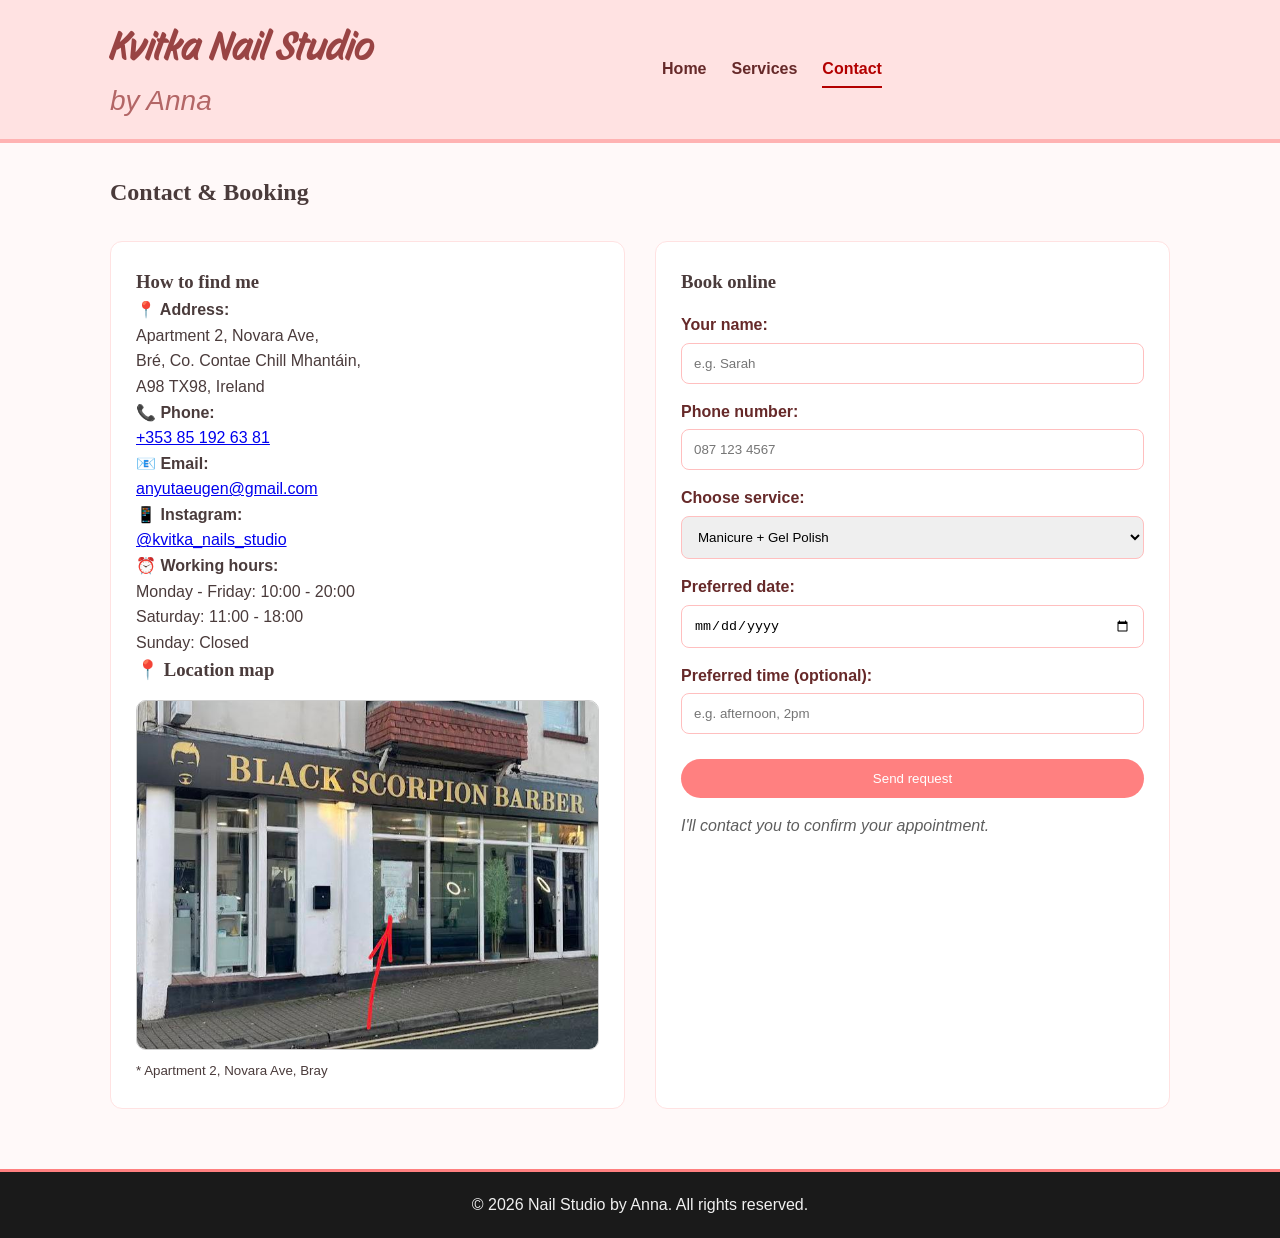
<file: contact.html>
<!DOCTYPE html>
<html lang="en">
<head>
    <meta charset="UTF-8">
    <meta name="viewport" content="width=device-width, initial-scale=1.0">
    <link rel="preconnect" href="https://fonts.googleapis.com">
    <link rel="preconnect" href="https://fonts.gstatic.com" crossorigin>
    <link href="https://fonts.googleapis.com/css2?family=Fascinate&family=Pacifico&family=Story+Script&display=swap" rel="stylesheet">
    <title>Contact | Nail Studio by Anna</title>
    <link rel="stylesheet" href="style.css">
</head>
<body>
    <header id="main-header">
        <div class="container clearfix">
            <div class="logo">
                <a href="index.html" class="active"><h1>Kvitka Nail Studio</h1></a>
                <a href="index.html"><p class="subhead">by Anna</p></a>
            </div>
            <nav>
                <ul>
                    <li><a href="index.html">Home</a></li>
                    <li><a href="services.html">Services</a></li>
                    <li><a href="contact.html" class="active">Contact</a></li>
                </ul>
            </nav>
        </div>
    </header>

    <main>
        <section class="page-title">
            <div class="container">
                <h2>Contact & Booking</h2>
            </div>
        </section>

        <div class="contact-grid container">
            <!-- Contact information -->
            <div class="contact-info">
                <h3>How to find me</h3>
                <p><strong>📍 Address:</strong><br>
                Apartment 2, Novara Ave,<br>
                Bré, Co. Contae Chill Mhantáin,<br>
                A98 TX98, Ireland</p>
                
                <p><strong>📞 Phone:</strong><br>
                <a href="tel:+353851926381">+353 85 192 63 81</a></p>
                
                <p><strong>📧 Email:</strong><br>
                <a href="mailto:anyutaeugen@gmail.com">anyutaeugen@gmail.com</a></p>
                
                <p><strong>📱 Instagram:</strong><br>
                <a href="#">@kvitka_nails_studio</a></p>
                
                <p><strong>⏰ Working hours:</strong><br>
                Monday - Friday: 10:00 - 20:00<br>
                Saturday: 11:00 - 18:00<br>
                Sunday: Closed</p>
                
                <h3>📍 Location map</h3>
                <img src="images/photo_2026-02-25_21-35-00.jpg" alt="Map to the studio" class="map-img">
                <p><small>* Apartment 2, Novara Ave, Bray</small></p>
            </div>

            <!-- Booking form -->
            <div class="contact-form">
                <h3>Book online</h3>
                <form action="#" method="post">
                    <label for="name">Your name:</label>
                    <input type="text" id="name" name="name" placeholder="e.g. Sarah" required>

                    <label for="phone">Phone number:</label>
                    <input type="tel" id="phone" name="phone" placeholder="087 123 4567" required>

                    <label for="service">Choose service:</label>
                    <select id="service" name="service">
                        <option value="manicure">Manicure + Gel Polish</option>
                        <option value="pedicure">Pedicure + Gel Polish</option>
                        <option value="extensions">Nail Extensions</option>
                        <option value="art">Nail Art</option>
                        <option value="removal">Polish Removal</option>
                    </select>

                    <label for="date">Preferred date:</label>
                    <input type="date" id="date" name="date">

                    <label for="time">Preferred time (optional):</label>
                    <input type="text" id="time" name="time" placeholder="e.g. afternoon, 2pm">

                    <button type="submit" class="btn">Send request</button>
                </form>
                <p class="form-note">I'll contact you to confirm your appointment.</p>
            </div>
        </div>
    </main>

    <!-- FOOTER -->
    <footer>
    <div class="container">
            <p>&copy; 2026 Nail Studio by Anna. All rights reserved.</p>
        </div>
    </div>
</footer>
</body>
</html>
</file>
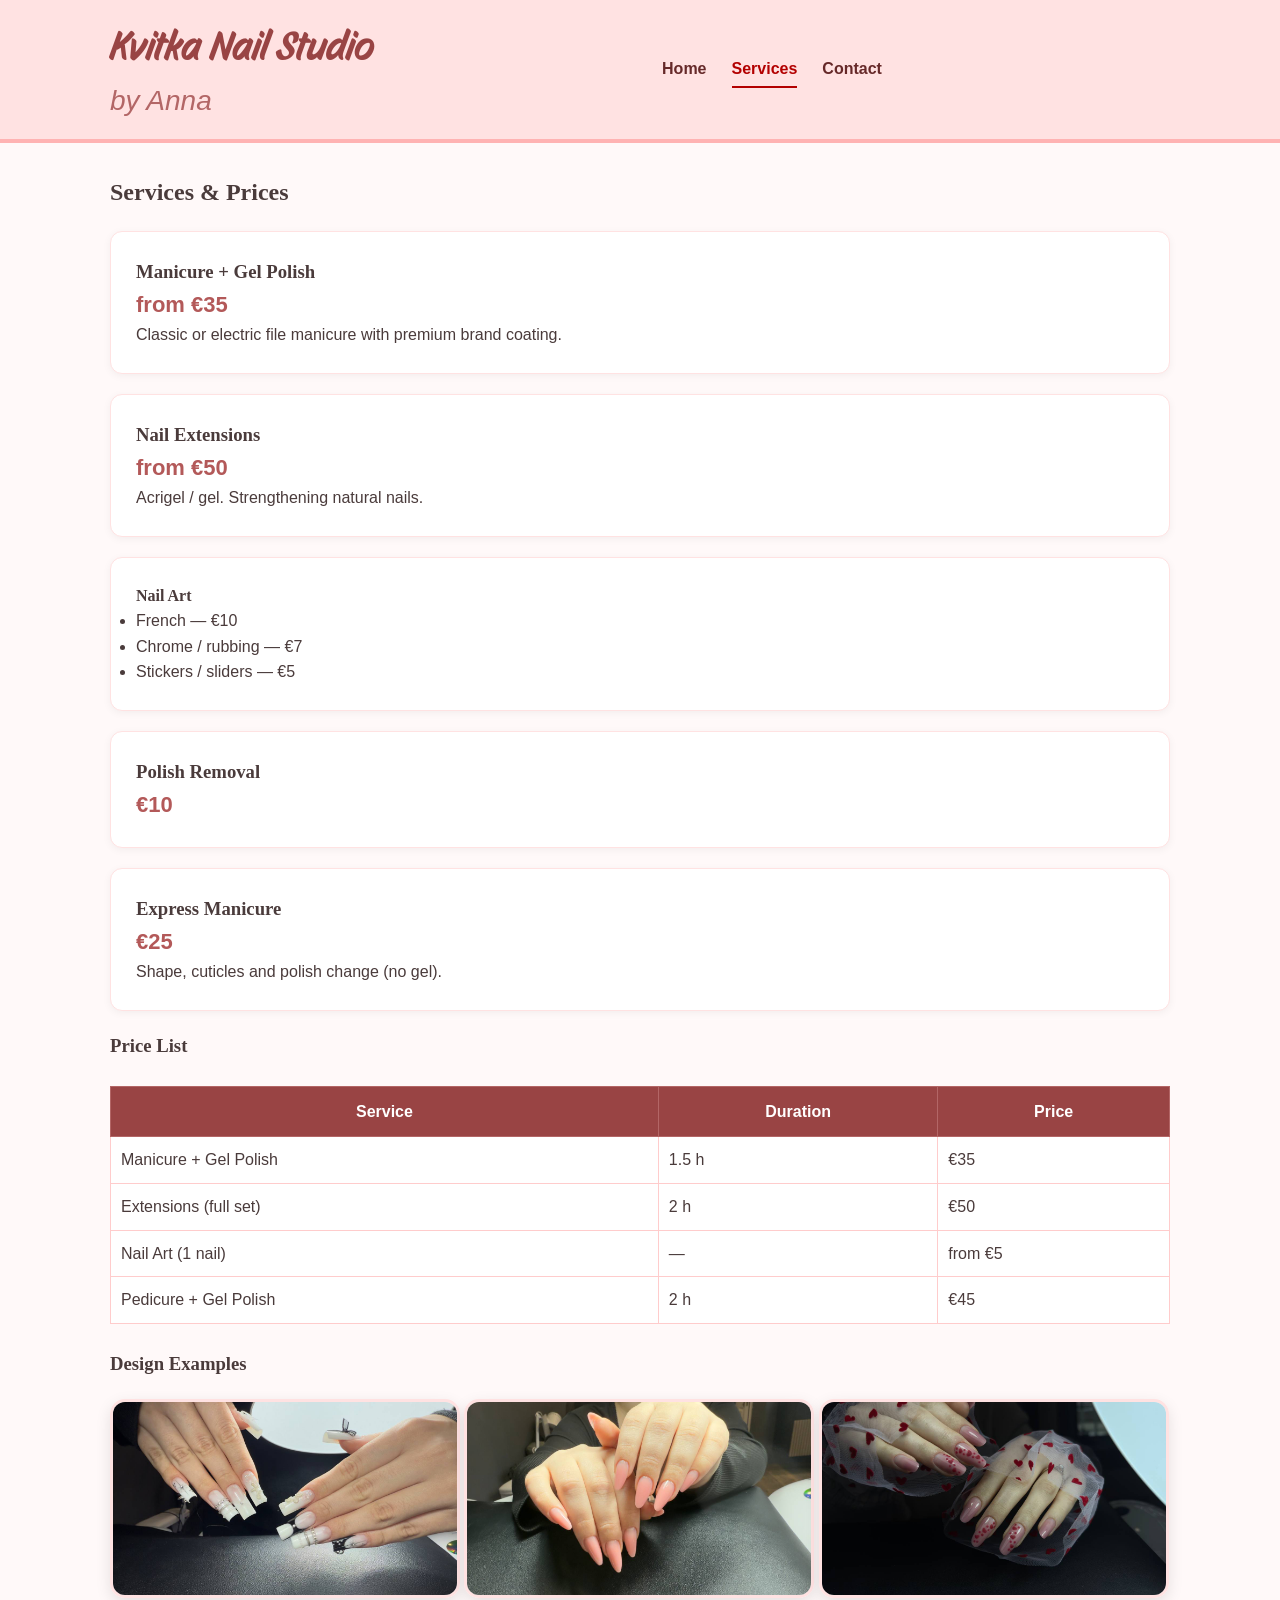
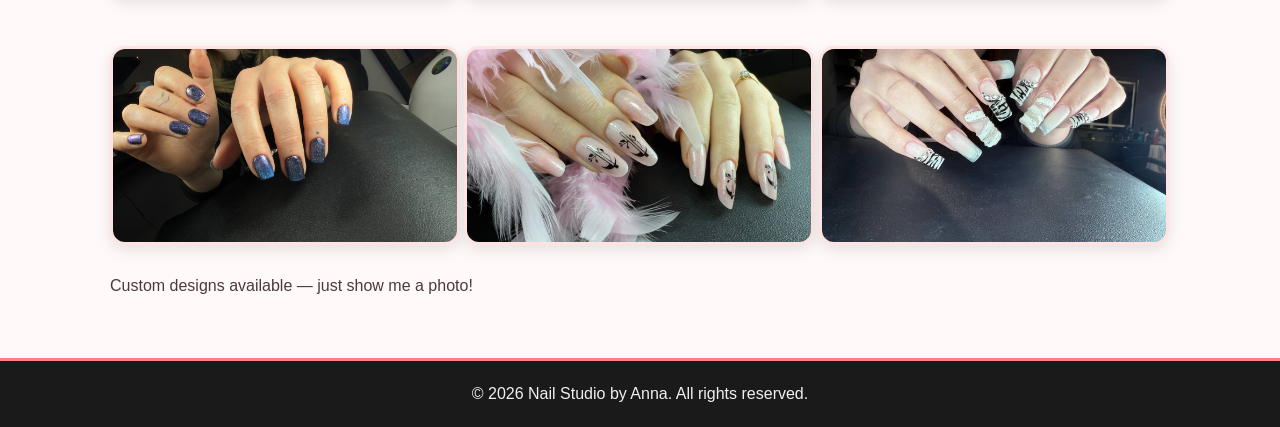
<file: services.html>
<!DOCTYPE html>
<html lang="en">
<head>
    <meta charset="UTF-8">
    <meta name="viewport" content="width=device-width, initial-scale=1.0">
    <link rel="preconnect" href="https://fonts.googleapis.com">
    <link rel="preconnect" href="https://fonts.gstatic.com" crossorigin>
    <link href="https://fonts.googleapis.com/css2?family=Fascinate&family=Pacifico&family=Story+Script&display=swap" rel="stylesheet">
    <title>Services | Nail Studio by Anna</title>
    <link rel="stylesheet" href="style.css">
</head>
<body>
    <header id="main-header">
        <div class="container clearfix">
            <div class="logo">
                <a href="index.html" class="active"><h1>Kvitka Nail Studio</h1></a>
                <a href="index.html"><p class="subhead">by Anna</p></a>
            </div>
            <nav>
                <ul>
                    <li><a href="index.html">Home</a></li>
                    <li><a href="services.html" class="active">Services</a></li>
                    <li><a href="contact.html">Contact</a></li>
                </ul>
            </nav>
        </div>
    </header>

    <main>
        <section class="page-title">
            <div class="container">
                <h2>Services & Prices</h2>
            </div>
        </section>

        <!-- Services list with prices -->
        <section class="services-list">
            <div class="container">
                <div class="service-item">
                    <h3>Manicure + Gel Polish</h3>
                    <p class="price">from €35</p>
                    <p>Classic or electric file manicure with premium brand coating.</p>
                </div>
                <div class="service-item">
                    <h3>Nail Extensions</h3>
                    <p class="price">from €50</p>
                    <p>Acrigel / gel. Strengthening natural nails.</p>
                </div>
                <div class="service-item">
                    <h4>Nail Art</h4>
                    <ul>
                        <li>French — €10</li>
                        <li>Chrome / rubbing — €7</li>
                        <li>Stickers / sliders — €5</li>
                    </ul>
                </div>
                <div class="service-item">
                    <h3>Polish Removal</h3>
                    <p class="price">€10</p>
                </div>
                <div class="service-item">
                    <h3>Express Manicure</h3>
                    <p class="price">€25</p>
                    <p>Shape, cuticles and polish change (no gel).</p>
                </div>
            </div>
        </section>

        <!-- Price table -->
        <section class="table-section">
            <div class="container">
                <h3>Price List</h3>
                <table>
                    <tr>
                        <th>Service</th>
                        <th>Duration</th>
                        <th>Price</th>
                    </tr>
                    <tr>
                        <td>Manicure + Gel Polish</td>
                        <td>1.5 h</td>
                        <td>€35</td>
                    </tr>
                    <tr>
                        <td>Extensions (full set)</td>
                        <td>2 h</td>
                        <td>€50</td>
                    </tr>
                    <tr>
                        <td>Nail Art (1 nail)</td>
                        <td>—</td>
                        <td>from €5</td>
                    </tr>
                    <tr>
                        <td>Pedicure + Gel Polish</td>
                        <td>2 h</td>
                        <td>€45</td>
                    </tr>
                </table>
            </div>
        </section>

        <!-- Gallery of designs -->
        <section class="gallery">
            <div class="container">
                <h3>Design Examples</h3>
                <img src="images/photo_2026-02-25_20-06-13.jpg" alt="Nail design example" class="example-img">
                <img src="images/photo_2026-02-25_20-06-07.jpg" alt="Nail design example" class="example-img">
                <img src="images/photo_2026-02-25_20-06-02.jpg" alt="Nail design example" class="example-img">
                <img src="images/photo_2026-02-25_20-05-57.jpg" alt="Nail design example" class="example-img">
                <img src="images/photo_2026-02-25_20-06-09.jpg" alt="Nail design example" class="example-img">
                <img src="images/photo_2026-02-25_20-06-20.jpg" alt="Nail design example" class="example-img">
                <p>Custom designs available — just show me a photo!</p>
            </div>
        </section>
    </main>

    <!-- FOOTER -->
<footer>
    <p>&copy; 2026 Nail Studio by Anna. All rights reserved.</p>
</footer>
</body>
</html>
</file>
<file: style.css>
/* ========== EXTERNAL STYLESHEET ========== */
/* style.css */

/* RESET AND GLOBAL SETTINGS */
* {
    margin: 0;
    padding: 0;
    box-sizing: border-box;
}

body {
    font-family: 'Segoe UI', Arial, sans-serif;  /* Font properties */
    line-height: 1.6;
    background-color: #fff9f9;  /* Background color */
    color: #4a3b3b;
}


.container {
    max-width: 1100px;
    margin: 0 auto;
    padding: 0 20px;            /* Padding */
}

/* ID selector - Header with navigation on the right */
#main-header {
    background-color: #ffe2e2;
    border-bottom: 4px solid #ffb3b3;
    padding: 15px 0;
    margin-bottom: 30px;
}

/* Make the container flex to push nav to the right */
#main-header .container {
    display: flex;
    justify-content: space-between;
    align-items: center;
    flex-wrap: wrap;
}

/* Logo styles */
.logo h1 {
    font-family: "Story Script", cursive;
    font-size: 40px;
    color: #994444;
    font-weight: 600;
    letter-spacing: 1px;
    margin: 0;
}

.logo a {
    text-decoration: none;
}

.subhead {
    font-style: italic;
    font-size: 28px;
    color: #b36666;
    margin: 0;
}

/* Navigation - now aligned to the right */
nav ul {
    list-style: none;
    display: flex;
    margin: 0;
    padding: 0;
}

nav ul li {
    margin-left: 25px;
    margin-right: 0;
}

nav ul li:first-child {
    margin-left: 0;
}

nav ul li a {
    text-decoration: none;
    color: #662929;
    font-weight: 600;
    padding: 5px 0;
    transition: all 0.3s;
    display: inline-block;
}

/* HOVER effect */
nav ul li a:hover {
    color: #ff4d4d;
    border-bottom: 2px solid #ff4d4d;
    padding-bottom: 3px;
}

.active {
    color: #b30000;
    border-bottom: 2px solid #b30000;
}

/* HERO section with background image */
#hero {
    background-image: url('images/IMG_7961.gif'); /* Background image */
    background-size: cover;
    background-position: center;
    text-align: center;
    padding: 100px 0;
    margin-bottom: 30px;
    border-radius: 8px;        
    border: 1px solid #ffcccc; /* Borders */
    color: white;
    position: relative;       /* Basic positioning */
}

/* pseudo-element for darkening the background  */
#hero::after {
    content: '';
    position: absolute;
    top: 0;
    left: 0;
    width: 100%;
    height: 100%;
    background-color: rgba(0,0,0,0.4);
    border-radius: 8px;
}

#hero .container {
    position: relative;
    z-index: 2;
}

#hero h2 {
    font-size: 48px;
    margin-bottom: 10px;
}

/* Button */
.btn {
    display: inline-block;
    background-color: #ff8080;
    color: white;
    padding: 12px 30px;
    text-decoration: none;
    border-radius: 50px;
    margin-top: 20px;
    border: none;              /* Borders */
    transition: 0.3s;
}

.btn:hover {
    background-color: #ff4d4d;
    transform: scale(1.05);
}

/* Greetings */
.welcome {
    padding: 30px 0;
}

/* Compact audio player in the header */
.header-audio {
    margin-left: 15px;  /* A small indentation from the menu */
}

.header-audio audio {
    height: 40px;  /* Reduce the player's height */
    width: 200px;  /* Fixed width */
    border-radius: 20px;  /* Rounding the corners */
}

/* Adaptability for tablets */
@media (max-width: 992px) {
    .header-audio audio {
        width: 150px;  /* on medium screens */
    }
}

/* Mobile responsiveness */
@media (max-width: 768px) {
    #main-header .container {
        flex-direction: column;
        gap: 10px;
    }
    
    .header-audio {
        margin-left: 0;
        margin-top: 10px;
    }
    
    .header-audio audio {
        width: 250px;  /* Wider on mobile */
    }
}

.welcome h2 {
    color: #994444;
    border-left: 6px solid #ffb3b3;  /* Borders */
    padding-left: 15px;
    margin-bottom: 20px;
}

/* Benefits Section - Lists */
.features {
    background-color: #fff0f0;  /* Background color */
    padding: 30px 0;
    margin: 30px 0;
    border-top: 1px dashed #cc9999;
    border-bottom: 1px dashed #cc9999;
}

.features ul {
    list-style-type: square;
    margin-left: 40px;
    margin-top: 15px;
}

.features li {
    margin-bottom: 8px;
}

/* IMAGES */
.example-img {
    width: 100%;
    max-width: 350px;
    height: auto;
    max-height: 300px;
    border-radius: 15px;
    border: 3px solid #ffe2e2;  /* Borders */
    margin: 20px 0;            /* Margin */
    box-shadow: 0 5px 15px rgba(0,0,0,0.1);
}

.video-grid {
    display: grid;
    grid-template-columns: repeat(3, 1fr); 
    gap: 20px;
    margin-top: 30px;
}

.example-video {
    width: 100%;
    height: auto;
    border-radius: 15px;
    border: 3px solid #ffe2e2;
    box-shadow: 0 5px 15px rgba(0,0,0,0.1);
}

/* TABLE */
table {
    width: 100%;
    border-collapse: collapse;
    margin: 25px 0;
}

th {
    background-color: #994444;
    color: white;
    padding: 12px;
    border: 1px solid #b36666;
}

td {
    padding: 10px;
    border: 1px solid #ffcccc;
    background-color: white;
}

/* FOOTER */
footer {
    background-color: #1a1a1a;
    color: #f0f0f0;
    padding: 20px 0;  /* Маленькие отступы */
    margin-top: 60px;
    text-align: center;
    border-top: 3px solid #ff8080;
}

/* SERVICES PAGE */
.services-list .service-item {
    background-color: white;
    border-radius: 12px;
    padding: 25px;
    margin-bottom: 20px;
    border: 1px solid #ffe2e2;
    box-shadow: 0 2px 8px rgba(0,0,0,0.05);
}

.price {
    font-size: 22px;
    color: #b35959;
    font-weight: bold;
}

/* CONTACT PAGE - float positioning */
.contact-grid {
    display: flex;           /* Using flex instead of float */
    flex-wrap: wrap;
    gap: 30px;
    margin-top: 30px;
}

.contact-info, .contact-form {
    flex: 1 1 300px;
    padding: 25px;
    background-color: white;
    border-radius: 12px;
    border: 1px solid #ffe2e2;
}

/* additional example of float in the clearfix class */
.clearfix::after {
    content: "";
    display: table;
    clear: both;
}

/* FORM */
.contact-form form {
    display: flex;
    flex-direction: column;
}

.contact-form label {
    margin-top: 15px;
    font-weight: 600;
    color: #662929;
}

.contact-form input,
.contact-form select {
    padding: 12px;
    border: 1px solid #ffbfbf;
    border-radius: 8px;
    margin-top: 5px;
}

.contact-form button {
    margin-top: 25px;
    cursor: pointer;
}

.map-img {
    max-width: 100%;
    border-radius: 10px;
    border: 1px solid #ccc;
    margin-top: 15px;
}

/* class selector (used above) */
.form-note {
    margin-top: 15px;
    font-style: italic;
    color: #5e5e5e;
}

/* Headings h1-h6 are present on the pages */
h2, h3, h4, h5, h6 {
    font-family: 'Georgia', serif;
}

h1 {
    font-family: "Story Script", sans-serif !important;
}

/* Additional: Relative Positioning */
.page-title {
    position: relative;
    left: 0;
    top: 0;
    margin-bottom: 20px;
}
</file>
